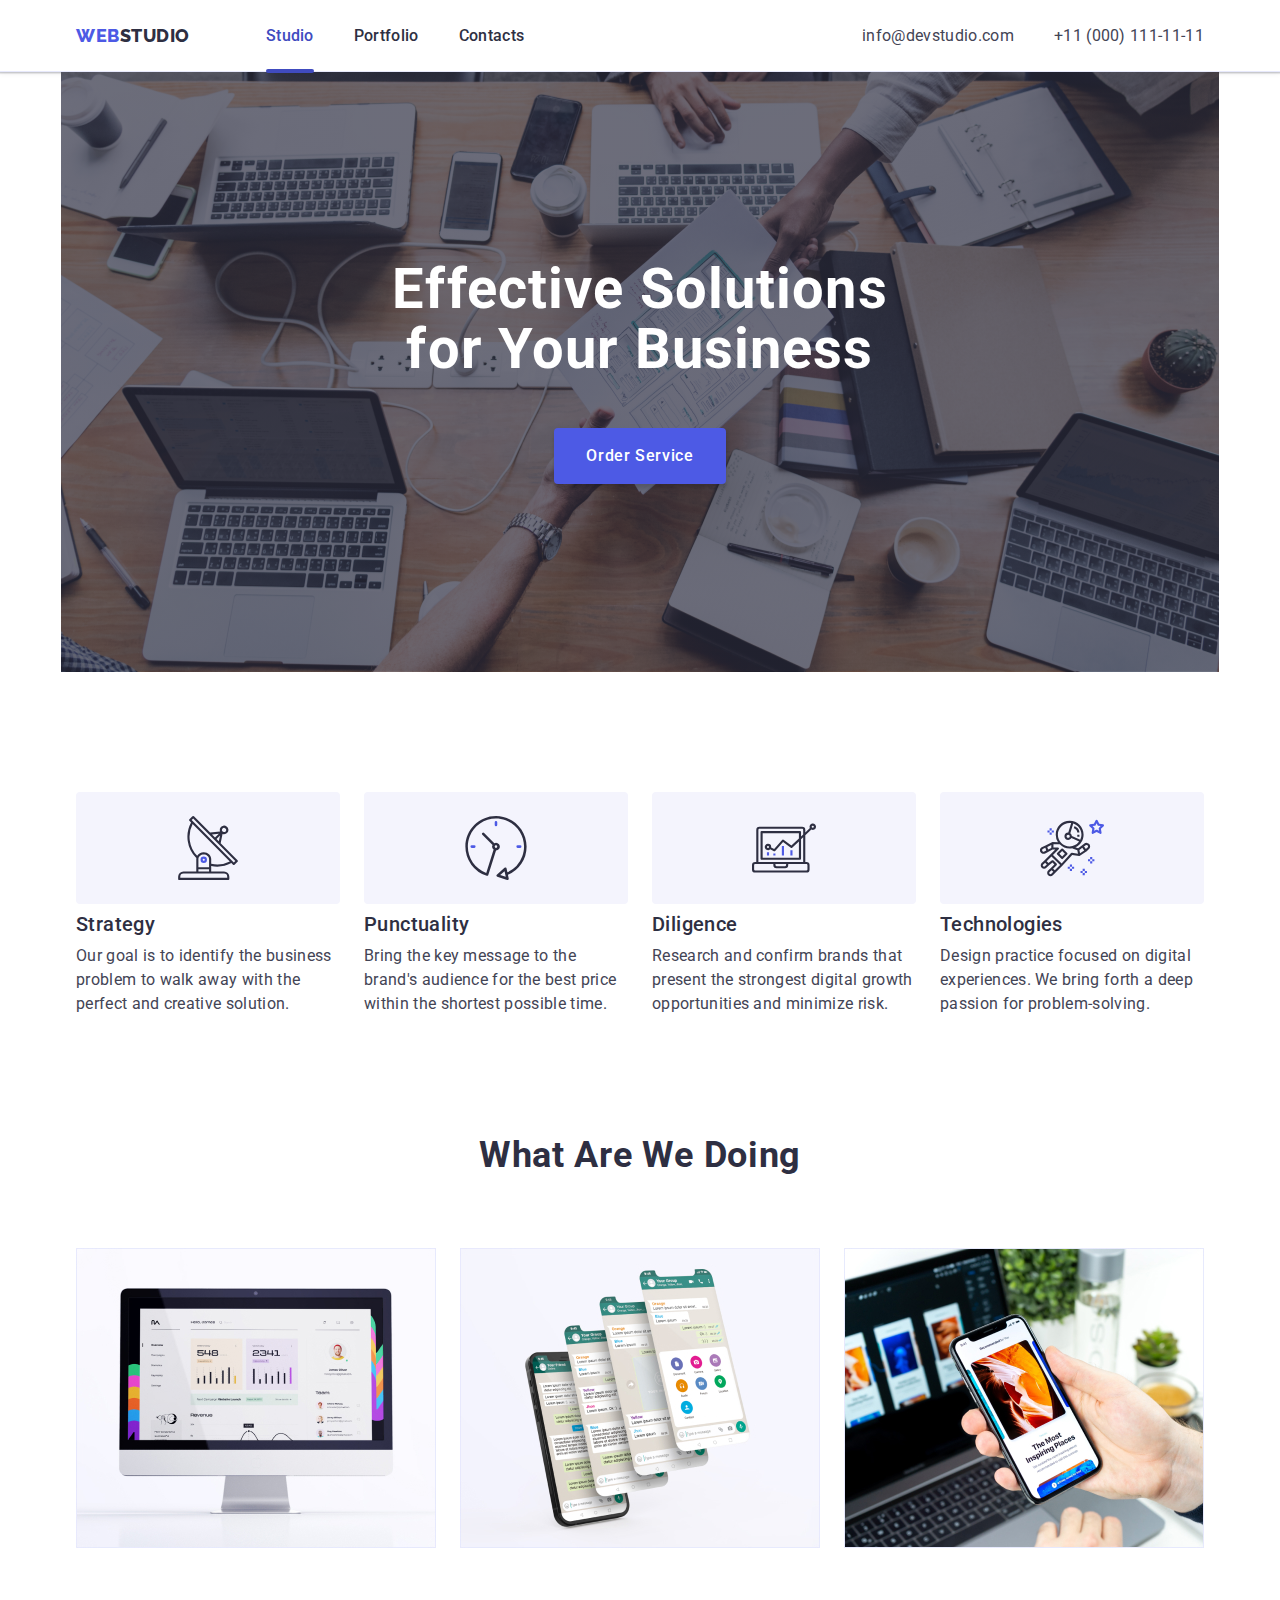
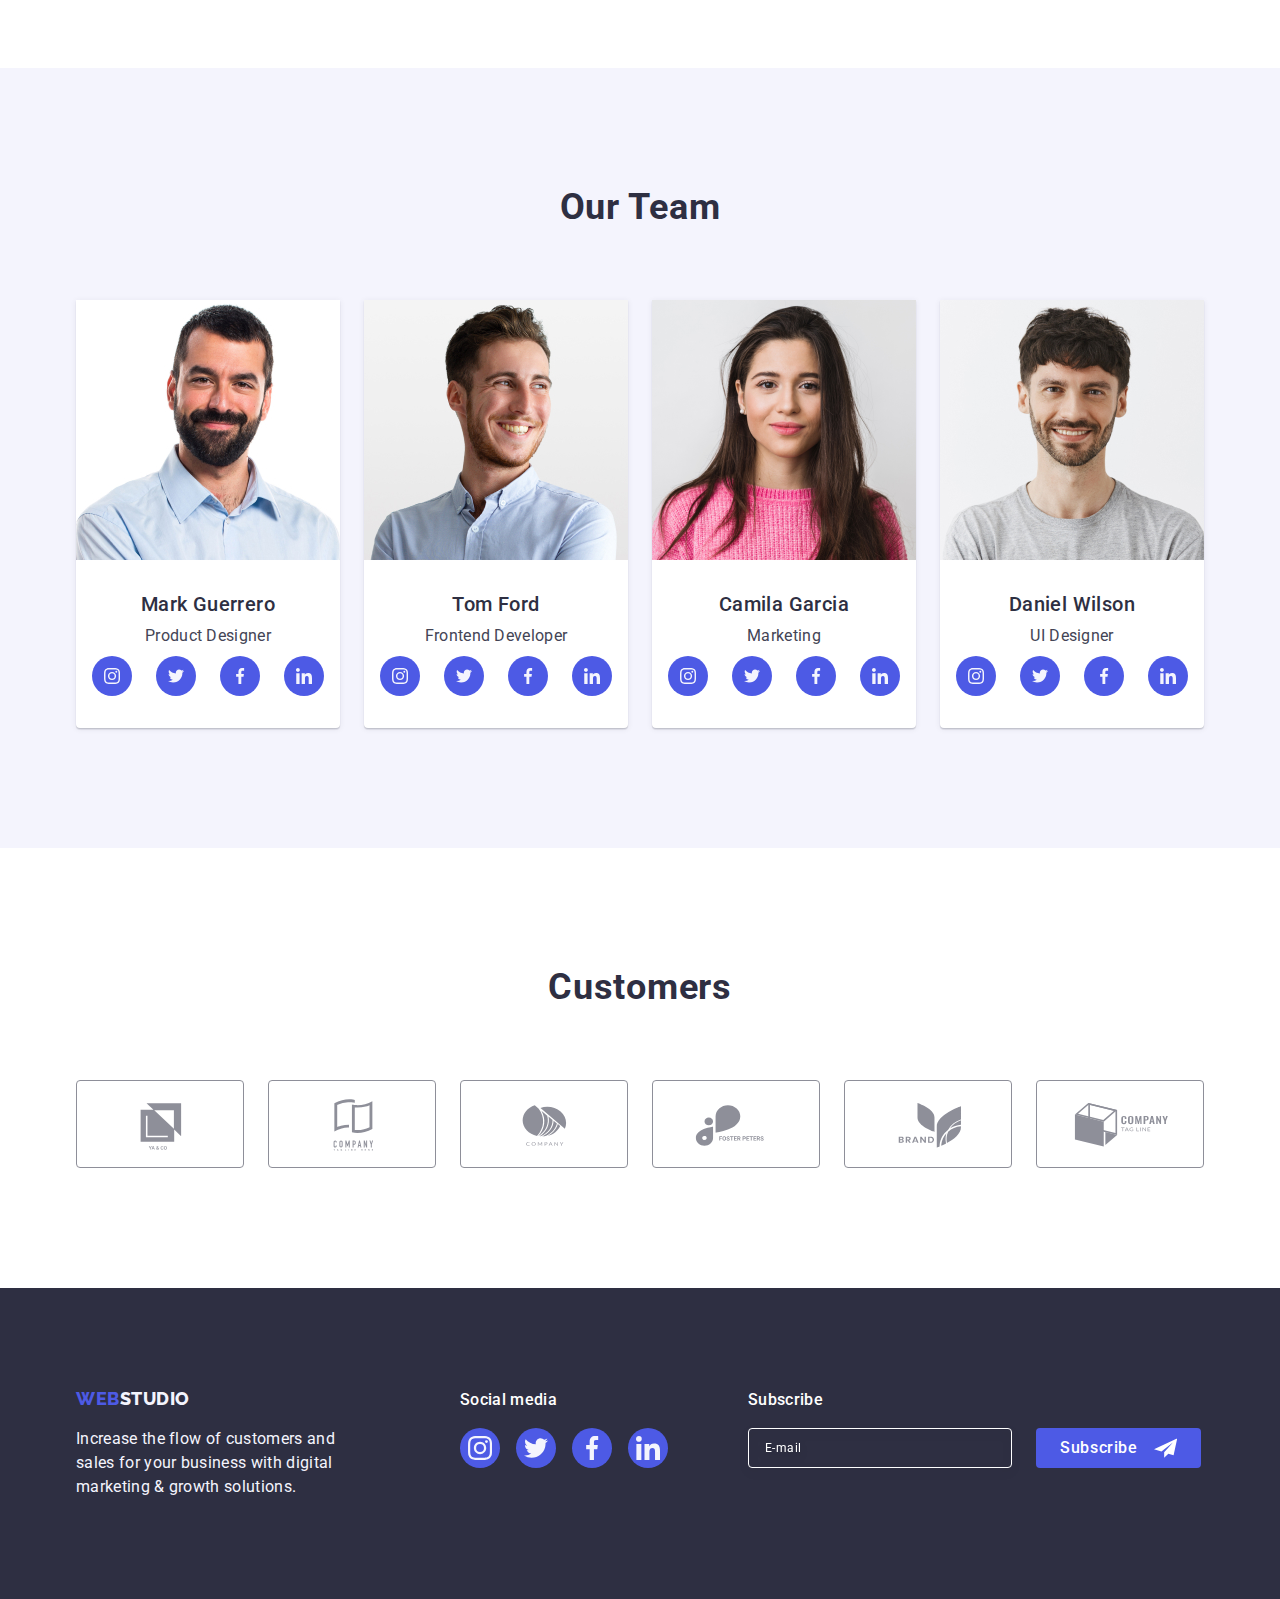
<file: index.html>
<!DOCTYPE html>
<html lang="en">
  <head>
    <meta charset="UTF-8" />
    <meta http-equiv="X-UA-Compatible" content="IE=edge" />
    <meta name="viewport" content="width=device-width, initial-scale=1.0" />
    <title>Webstudio</title>
    <link
      rel="stylesheet"
      href="https://cdn.jsdelivr.net/npm/modern-normalize@2.0.0/modern-normalize.min.css"
    />
    <link rel="preconnect" href="https://fonts.googleapis.com" />
    <link rel="preconnect" href="https://fonts.gstatic.com" crossorigin />
    <link
      href="https://fonts.googleapis.com/css2?family=Raleway:wght@800&family=Roboto:wght@400;500;700;900&display=swap"
      rel="stylesheet"
    />
    <link rel="stylesheet" href="./css/index.css" />
  </head>
  <body>
    <header class="header">
      <div class="container">
        <nav class="header-left">
          <a class="logo logo-accent link" href="./index.html"
            >Web<span class="logo">Studio</span></a
          >
          <ul class="header-navigation list">
            <li class="header-nav-item">
              <a href="./index.html" class="nav-link current link">Studio</a>
            </li>
            <li class="header-nav-item">
              <a href="./portfolio.html" class="nav-link link">Portfolio</a>
            </li>
            <li class="header-nav-item">
              <a href="" class="nav-link link">Contacts</a>
            </li>
          </ul>
        </nav>
        <button
          class="mobile-menu-open-btn"
          type="button"
          data-mobile-menu-open
        >
          <svg class="menu-open-btn-icon" width="32" height="22">
            <use href="./images/icons.svg#icon-menu"></use>
          </svg>
        </button>
        <address class="address">
          <ul class="header-address list">
            <li>
              <a href="mailto:info@devstudio.com" class="address-link link"
                >info@devstudio.com</a
              >
            </li>
            <li>
              <a href="tel:+110001111111" class="address-link link"
                >+11 (000) 111-11-11</a
              >
            </li>
          </ul>
        </address>
      </div>
    </header>

    <main>
      <section class="hero section">
        <div class="container">
          <h1 class="hero-title">Effective Solutions for Your Business</h1>
          <button type="button" class="hero-button" data-modal-open>
            Order Service
          </button>
        </div>
      </section>

      <section class="advantages section">
        <div class="container">
          <h2 class="visually-hidden">Our advantages</h2>
          <ul class="advantages-list list">
            <li class="advantage-item">
              <div class="advantage-icon-wrap">
                <svg class="icon" width="64" height="64">
                  <use href="./images/icons.svg#icon-antenna"></use>
                </svg>
              </div>
              <h3 class="advantage-title">Strategy</h3>
              <p class="advantage-description">
                Our goal is to identify the business problem to walk away with
                the perfect and creative solution.
              </p>
            </li>
            <li class="advantage-item">
              <div class="advantage-icon-wrap">
                <svg class="icon" width="64" height="64">
                  <use href="./images/icons.svg#icon-clock"></use>
                </svg>
              </div>
              <h3 class="advantage-title">Punctuality</h3>
              <p class="advantage-description">
                Bring the key message to the brand's audience for the best price
                within the shortest possible time.
              </p>
            </li>
            <li class="advantage-item">
              <div class="advantage-icon-wrap">
                <svg class="icon" width="64" height="64">
                  <use href="./images/icons.svg#icon-diagram"></use>
                </svg>
              </div>
              <h3 class="advantage-title">Diligence</h3>
              <p class="advantage-description">
                Research and confirm brands that present the strongest digital
                growth opportunities and minimize risk.
              </p>
            </li>
            <li class="advantage-item">
              <div class="advantage-icon-wrap">
                <svg class="icon" width="64" height="64">
                  <use href="./images/icons.svg#icon-astronaut"></use>
                </svg>
              </div>
              <h3 class="advantage-title">Technologies</h3>
              <p class="advantage-description">
                Design practice focused on digital experiences. We bring forth a
                deep passion for problem-solving.
              </p>
            </li>
          </ul>
        </div>
      </section>

      <section class="services section">
        <div class="container">
          <h2 class="services-title">What are we doing</h2>
          <ul class="services-list list">
            <li class="service-item">
              <img
                srcset="./images/services/service1@2x.jpg 2x"
                src="./images/services/service1.jpg"
                alt="design"
                width="360"
                loading="lazy"
              />
            </li>
            <li class="service-item">
              <img
                srcset="./images/services/service2@2x.jpg 2x"
                src="./images/services/service2.jpg"
                alt="applications"
                width="360"
                loading="lazy"
              />
            </li>
            <li class="service-item">
              <img
                srcset="./images/services/service3@2x.jpg 2x"
                src="./images/services/service3.jpg"
                alt="mobile"
                width="360"
                loading="lazy"
              />
            </li>
          </ul>
        </div>
      </section>

      <section class="team section">
        <div class="container">
          <h2 class="team-title">Our Team</h2>
          <ul class="team-list list">
            <li class="team-card">
              <img
                srcset="./images/team/1_mark_guerrero@2x.jpg 2x"
                src="./images/team/1_mark_guerrero.jpg"
                alt="Mark Guerrero"
                width="264"
                height="260"
                loading="lazy"
              />
              <div class="team-card-content">
                <h3 class="team-name">Mark Guerrero</h3>
                <p class="team-role">Product Designer</p>
                <ul class="team-social-list list">
                  <li class="team-social-list-item">
                    <a class="team-social-link" href="">
                      <svg class="icon" width="16" height="16">
                        <use href="./images/icons.svg#icon-instagram"></use>
                      </svg>
                    </a>
                  </li>
                  <li class="team-social-list-item">
                    <a class="team-social-link" href="">
                      <svg class="icon" width="16" height="16">
                        <use href="./images/icons.svg#icon-twitter"></use>
                      </svg>
                    </a>
                  </li>
                  <li class="team-social-list-item">
                    <a class="team-social-link" href="">
                      <svg class="icon" width="16" height="16">
                        <use href="./images/icons.svg#icon-facebook"></use>
                      </svg>
                    </a>
                  </li>
                  <li class="team-social-list-item">
                    <a class="team-social-link" href="">
                      <svg class="icon" width="16" height="16">
                        <use href="./images/icons.svg#icon-linkedin"></use>
                      </svg>
                    </a>
                  </li>
                </ul>
              </div>
            </li>
            <li class="team-card">
              <img
                srcset="./images/team/2_tom_ford@2x.jpg 2x"
                src="./images/team/2_tom_ford.jpg"
                alt="Tom Ford"
                width="264"
                height="260"
                loading="lazy"
              />
              <div class="team-card-content">
                <h3 class="team-name">Tom Ford</h3>
                <p class="team-role">Frontend Developer</p>
                <ul class="team-social-list list">
                  <li class="team-social-list-item">
                    <a class="team-social-link" href="">
                      <svg class="icon" width="16" height="16">
                        <use href="./images/icons.svg#icon-instagram"></use>
                      </svg>
                    </a>
                  </li>
                  <li class="team-social-list-item">
                    <a class="team-social-link" href="">
                      <svg class="icon" width="16" height="16">
                        <use href="./images/icons.svg#icon-twitter"></use>
                      </svg>
                    </a>
                  </li>
                  <li class="team-social-list-item">
                    <a class="team-social-link" href="">
                      <svg class="icon" width="16" height="16">
                        <use href="./images/icons.svg#icon-facebook"></use>
                      </svg>
                    </a>
                  </li>
                  <li class="team-social-list-item">
                    <a class="team-social-link" href="">
                      <svg class="icon" width="16" height="16">
                        <use href="./images/icons.svg#icon-linkedin"></use>
                      </svg>
                    </a>
                  </li>
                </ul>
              </div>
            </li>
            <li class="team-card">
              <img
                srcset="./images/team/3_camila_garcia@2x.jpg"
                src="./images/team/3_camila_garcia.jpg"
                alt="Camila Garcia"
                width="264"
                height="260"
                loading="lazy"
              />
              <div class="team-card-content">
                <h3 class="team-name">Camila Garcia</h3>
                <p class="team-role">Marketing</p>
                <ul class="team-social-list list">
                  <li class="team-social-list-item">
                    <a class="team-social-link" href="">
                      <svg class="icon" width="16" height="16">
                        <use href="./images/icons.svg#icon-instagram"></use>
                      </svg>
                    </a>
                  </li>
                  <li class="team-social-list-item">
                    <a class="team-social-link" href="">
                      <svg class="icon" width="16" height="16">
                        <use href="./images/icons.svg#icon-twitter"></use>
                      </svg>
                    </a>
                  </li>
                  <li class="team-social-list-item">
                    <a class="team-social-link" href="">
                      <svg class="icon" width="16" height="16">
                        <use href="./images/icons.svg#icon-facebook"></use>
                      </svg>
                    </a>
                  </li>
                  <li class="team-social-list-item">
                    <a class="team-social-link" href="">
                      <svg class="icon" width="16" height="16">
                        <use href="./images/icons.svg#icon-linkedin"></use>
                      </svg>
                    </a>
                  </li>
                </ul>
              </div>
            </li>
            <li class="team-card">
              <img
                srcset="./images/team/4_daniel_wilson@2x.jpg 2x"
                src="./images/team/4_daniel_wilson.jpg"
                alt="Daniel Wilson"
                width="264"
                height="260"
                loading="lazy"
              />
              <div class="team-card-content">
                <h3 class="team-name">Daniel Wilson</h3>
                <p class="team-role">UI Designer</p>
                <ul class="team-social-list list">
                  <li class="team-social-list-item">
                    <a class="team-social-link" href="">
                      <svg class="icon" width="16" height="16">
                        <use href="./images/icons.svg#icon-instagram"></use>
                      </svg>
                    </a>
                  </li>
                  <li class="team-social-list-item">
                    <a class="team-social-link" href="">
                      <svg class="icon" width="16" height="16">
                        <use href="./images/icons.svg#icon-twitter"></use>
                      </svg>
                    </a>
                  </li>
                  <li class="team-social-list-item">
                    <a class="team-social-link" href="">
                      <svg class="icon" width="16" height="16">
                        <use href="./images/icons.svg#icon-facebook"></use>
                      </svg>
                    </a>
                  </li>
                  <li class="team-social-list-item">
                    <a class="team-social-link" href="">
                      <svg class="icon" width="16" height="16">
                        <use href="./images/icons.svg#icon-linkedin"></use>
                      </svg>
                    </a>
                  </li>
                </ul>
              </div>
            </li>
          </ul>
        </div>
      </section>

      <section class="customers section">
        <div class="container">
          <h2 class="customers-title">Customers</h2>
          <ul class="customers-list list">
            <li class="customers-list-item">
              <a class="customer-link link" href="">
                <svg class="icon" width="104" height="56">
                  <use href="./images/icons.svg#icon-logo1"></use>
                </svg>
              </a>
            </li>
            <li class="customers-list-item">
              <a class="customer-link link" href="">
                <svg class="icon" width="104" height="56">
                  <use href="./images/icons.svg#icon-logo2"></use>
                </svg>
              </a>
            </li>
            <li class="customers-list-item">
              <a class="customer-link link" href="">
                <svg class="icon" width="104" height="56">
                  <use href="./images/icons.svg#icon-logo3"></use>
                </svg>
              </a>
            </li>
            <li class="customers-list-item">
              <a class="customer-link link" href="">
                <svg class="icon" width="104" height="56">
                  <use href="./images/icons.svg#icon-logo4"></use>
                </svg>
              </a>
            </li>
            <li class="customers-list-item">
              <a class="customer-link link" href="">
                <svg class="icon" width="104" height="56">
                  <use href="./images/icons.svg#icon-logo5"></use>
                </svg>
              </a>
            </li>
            <li class="customers-list-item">
              <a class="customer-link link" href="">
                <svg class="icon" width="104" height="56">
                  <use href="./images/icons.svg#icon-logo6"></use>
                </svg>
              </a>
            </li>
          </ul>
        </div>
      </section>
    </main>

    <footer class="footer">
      <div class="container">
        <div class="footer-logo-slogan-social">
          <div class="footer-logo-slogan">
            <a class="logo logo-accent link" href="./index.html"
              >Web<span class="logo logo-white">Studio</span></a
            >
            <p class="footer-slogan">
              Increase the flow of customers and sales for your business with
              digital marketing & growth solutions.
            </p>
          </div>
          <div class="footer-social-media">
            <p class="footer-social-title">Social media</p>
            <ul class="footer-social-list list">
              <li class="footer-social-list-item">
                <a class="footer-social-link link" href="">
                  <svg class="icon" width="24" height="24">
                    <use href="./images/icons.svg#icon-instagram"></use>
                  </svg>
                </a>
              </li>
              <li class="footer-social-list-item">
                <a class="footer-social-link link" href="">
                  <svg class="icon" width="24" height="24">
                    <use href="./images/icons.svg#icon-twitter"></use>
                  </svg>
                </a>
              </li>
              <li class="footer-social-list-item">
                <a class="footer-social-link link" href="">
                  <svg class="icon" width="24" height="24">
                    <use href="./images/icons.svg#icon-facebook"></use>
                  </svg>
                </a>
              </li>
              <li class="footer-social-list-item">
                <a class="footer-social-link link" href="">
                  <svg class="icon" width="24" height="24">
                    <use href="./images/icons.svg#icon-linkedin"></use>
                  </svg>
                </a>
              </li>
            </ul>
          </div>
        </div>
        <div class="footer-form-part">
          <p class="footer-cta-text">Subscribe</p>
          <form
            class="footer-form"
            action="subscribe"
            autocomplete="off"
            novalidate
          >
            <label for="subscribe-email" class="footer-form-label">
              <input
                type="email"
                name="subscribe-email"
                placeholder="E-mail"
                id="subscribe-email"
                class="footer-form-input"
              />
            </label>
            <button
              type="submit"
              class="footer-cta-button"
              id="footer-cta-button"
            >
              Subscribe
              <svg class="icon" width="24" height="24">
                <use href="./images/icons.svg#icon-send"></use>
              </svg>
            </button>
          </form>
        </div>
      </div>
    </footer>

    <div class="modal-backdrop is-hidden" data-modal>
      <div class="modal">
        <button class="modal-button" type="button" data-modal-close>
          <svg class="icon" width="8" height="8">
            <use href="./images/icons.svg#icon-close"></use>
          </svg>
        </button>

        <p class="modal-form-cta-text">
          Leave your contacts and we will call you back
        </p>

        <form action="contact" class="modal-form" autocomplete="off" novalidate>
          <div class="modal-form-field-wrap">
            <label class="modal-form-label" for="user-name"> Name </label>
            <div class="modal-form-input-wrap">
              <input
                class="modal-form-input"
                type="text"
                name="user-name"
                id="user-name"
                autofocus
              /><svg class="icon modal-form-input-icon" width="18" height="24">
                <use href="./images/icons.svg#icon-person"></use>
              </svg>
            </div>
          </div>

          <div class="modal-form-field-wrap">
            <label class="modal-form-label" for="telephone"> Phone </label>
            <div class="modal-form-input-wrap">
              <input
                class="modal-form-input"
                type="tel"
                name="telephone"
                id="telephone"
              />
              <svg class="icon modal-form-input-icon" width="18" height="24">
                <use href="./images/icons.svg#icon-phone"></use>
              </svg>
            </div>
          </div>

          <div class="modal-form-field-wrap">
            <label class="modal-form-label" for="email"> Email </label>
            <div class="modal-form-input-wrap">
              <input
                class="modal-form-input"
                type="email"
                name="email"
                id="email"
              />
              <svg class="icon modal-form-input-icon" width="18" height="24">
                <use href="./images/icons.svg#icon-email"></use>
              </svg>
            </div>
          </div>

          <div class="modal-form-field-wrap textarea">
            <label class="modal-form-label" for="user-comment"> Comment </label>
            <textarea
              name="user-comment"
              id="user-comment"
              cols="30"
              rows="10"
              placeholder="Text input"
              class="modal-form-input modal-form-textarea"
            ></textarea>
          </div>

          <div class="checkbox-wrap">
            <input
              type="checkbox"
              name="user-privacy"
              id="user-privacy"
              class="checkbox visually-hidden"
              value="true"
            />
            <label for="user-privacy" class="checkbox-agree-text">
              <span class="custom-checkbox">
                <svg class="custom-checkbox-icon" width="10" height="8">
                  <use href="./images/icons.svg#icon-checkbox"></use>
                </svg>
              </span>
              I accept the terms and conditions of the
              <a href="#" class="checkbox-agree-link link">Privacy Policy</a>
            </label>
          </div>

          <button class="modal-form-button" type="submit" id="modal-form-btn">
            Send
          </button>
        </form>
      </div>
    </div>

    <div class="mobile-menu is-hidden" data-mobile-menu>
      <button
        class="close-mobile-menu-btn"
        type="button"
        data-mobile-menu-close
      >
        <svg class="close-mobile-icon" width="8" height="8">
          <use href="./images/icons.svg#icon-close"></use>
        </svg>
      </button>

      <nav class="mobile-menu-navigation">
        <ul class="mobile-menu-navlist list">
          <li class="mobile-menu-nav-item">
            <a href="./index.html" class="mobile-nav-link current link"
              >Studio</a
            >
          </li>
          <li class="mobile-menu-nav-item">
            <a href="./portfolio.html" class="mobile-nav-link link"
              >Portfolio</a
            >
          </li>
          <li class="mobile-menu-nav-item">
            <a href="" class="mobile-nav-link link">Contacts</a>
          </li>
        </ul>
      </nav>
      <div class="mobile-menu-contacts">
        <address class="mobile-menu-address">
          <ul class="mobile-menu-address-list list">
            <li>
              <a href="tel:+110001111111" class="mobile-menu-telephone link"
                >+11 (000) 111-11-11</a
              >
            </li>
            <li>
              <a href="mailto:info@devstudio.com" class="mobile-menu-email link"
                >info@devstudio.com</a
              >
            </li>
          </ul>
        </address>
        <ul class="mobile-menu-social-list list">
          <li class="mobile-social-list-item">
            <a class="mobile-social-link" href="">
              <svg class="icon" width="16" height="16">
                <use href="./images/icons.svg#icon-instagram"></use>
              </svg>
            </a>
          </li>
          <li class="mobile-social-list-item">
            <a class="mobile-social-link" href="">
              <svg class="icon" width="16" height="16">
                <use href="./images/icons.svg#icon-twitter"></use>
              </svg>
            </a>
          </li>
          <li class="mobile-social-list-item">
            <a class="mobile-social-link" href="">
              <svg class="icon" width="16" height="16">
                <use href="./images/icons.svg#icon-facebook"></use>
              </svg>
            </a>
          </li>
          <li class="mobile-social-list-item">
            <a class="mobile-social-link" href="">
              <svg class="icon" width="16" height="16">
                <use href="./images/icons.svg#icon-linkedin"></use>
              </svg>
            </a>
          </li>
        </ul>
      </div>
    </div>

    <script src="./js/modal.js"></script>
    <script src="./js/mobile-menu.js"></script>
  </body>
</html>
</file>
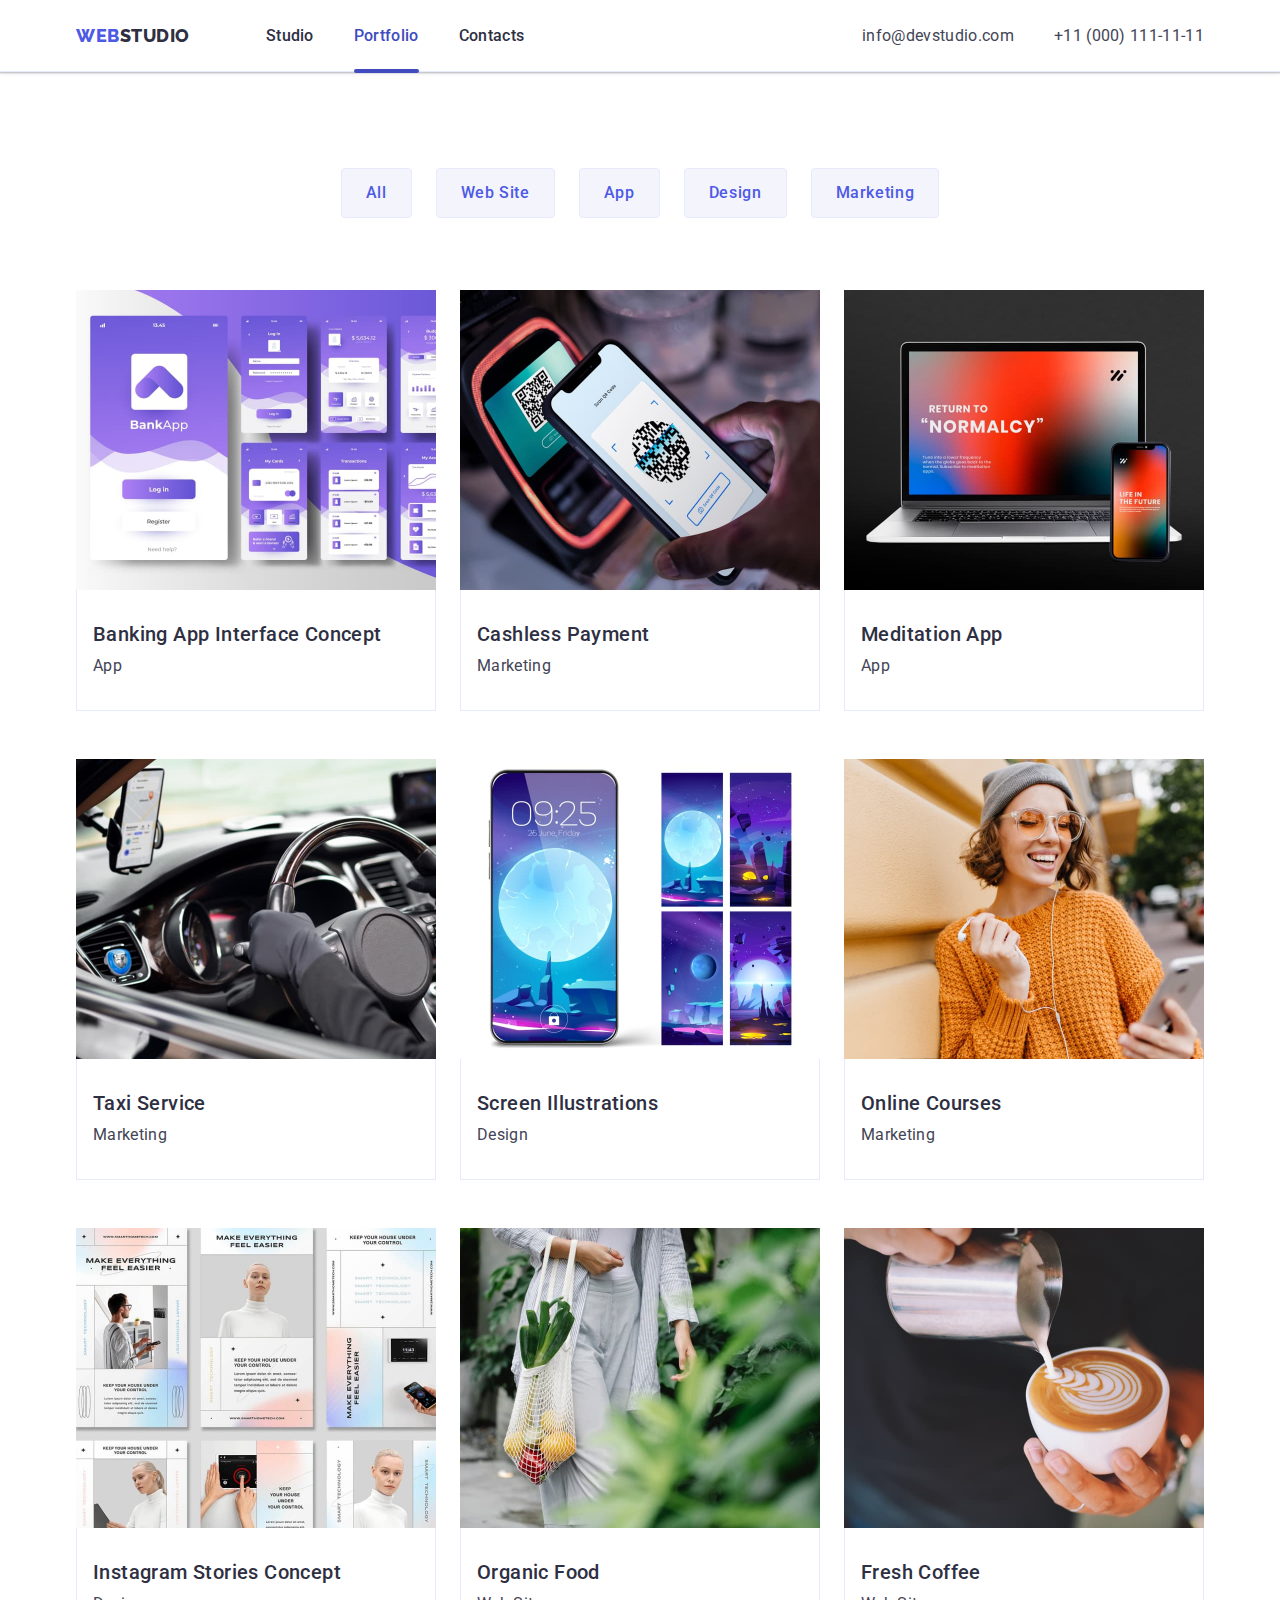
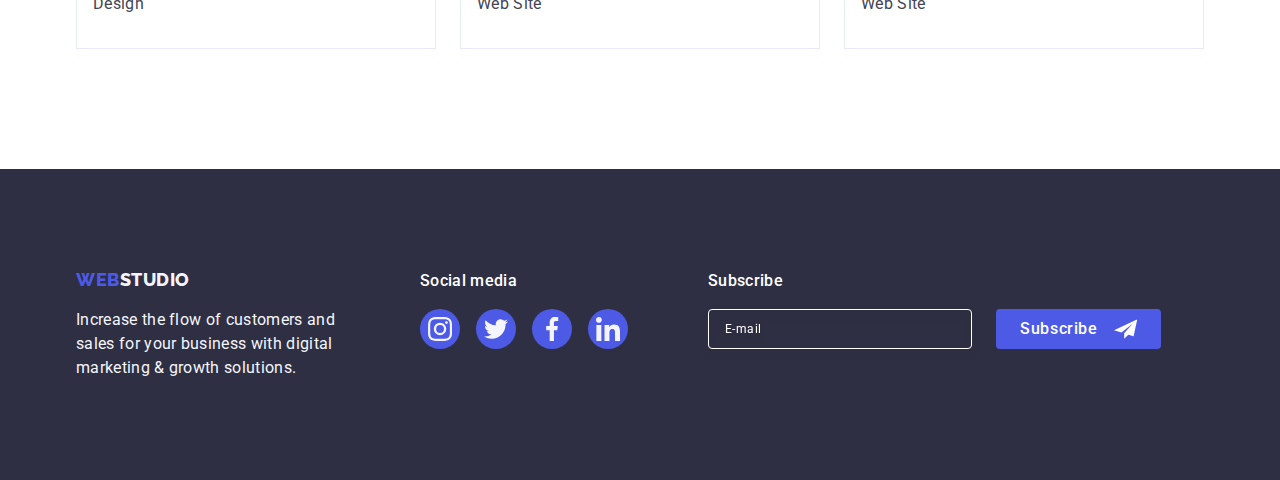
<file: portfolio.html>
<!DOCTYPE html>
<html lang="en">
  <head>
    <meta charset="UTF-8" />
    <meta http-equiv="X-UA-Compatible" content="IE=edge" />
    <meta name="viewport" content="width=device-width, initial-scale=1.0" />
    <title>Portfolio</title>
    <link
      rel="stylesheet"
      href="https://cdn.jsdelivr.net/npm/modern-normalize@2.0.0/modern-normalize.min.css"
    />
    <link rel="preconnect" href="https://fonts.googleapis.com" />
    <link rel="preconnect" href="https://fonts.gstatic.com" crossorigin />
    <link
      href="https://fonts.googleapis.com/css2?family=Raleway:wght@800&family=Roboto:wght@400;500;700;900&display=swap"
      rel="stylesheet"
    />
    <link rel="stylesheet" href="./css/index.css" />
  </head>
  <body>
    <header class="header">
      <div class="container">
        <nav class="header-left">
          <a class="logo logo-accent link" href="./index.html"
            >Web<span class="logo">Studio</span></a
          >
          <ul class="header-navigation list">
            <li class="header-nav-item">
              <a href="./index.html" class="nav-link link">Studio</a>
            </li>
            <li class="header-nav-item">
              <a href="./portfolio.html" class="nav-link current link"
                >Portfolio</a
              >
            </li>
            <li class="header-nav-item">
              <a href="" class="nav-link link">Contacts</a>
            </li>
          </ul>
        </nav>
        <address class="address">
          <ul class="header-address list">
            <li>
              <a href="mailto:info@devstudio.com" class="address-link link"
                >info@devstudio.com</a
              >
            </li>
            <li class="telephone">
              <a href="tel:+110001111111" class="address-link link"
                >+11 (000) 111-11-11</a
              >
            </li>
          </ul>
        </address>
      </div>
    </header>
    <main>
      <section class="portfolio-section section">
        <div class="container">
          <h1 class="portfolio-title visually-hidden">Portfolio</h1>

          <ul class="gallery-buttons list">
            <li><button type="button" class="gallery-button">All</button></li>
            <li>
              <button type="button" class="gallery-button">Web Site</button>
            </li>
            <li>
              <button type="button" class="gallery-button">App</button>
            </li>
            <li>
              <button type="button" class="gallery-button">Design</button>
            </li>
            <li>
              <button type="button" class="gallery-button">Marketing</button>
            </li>
          </ul>

          <ul class="gallery-cards list">
            <li class="gallery-card">
              <a href="" class="gallery-link link">
                <div class="gallery-image-overlay">
                  <img
                    src="./images/portfolio_gallery/1.jpg"
                    alt="Banking App"
                    width="360"
                    class="gallery-card-image"
                    loading="lazy"
                  />
                  <p class="overlay-description">
                    14 Stylish and User-Friendly App Design Concepts · Task
                    Manager App · Calorie Tracker App · Exotic Fruit Ecommerce
                    App · Cloud Storage App
                  </p>
                </div>

                <div class="gallery-card-content">
                  <h2 class="gallery-card-title">
                    Banking App Interface Concept
                  </h2>
                  <p class="gallery-card-desc">App</p>
                </div>
              </a>
            </li>

            <li class="gallery-card">
              <a href="" class="gallery-link link">
                <div class="gallery-image-overlay">
                  <img
                    src="./images/portfolio_gallery/2.jpg"
                    alt="Cashless Payment"
                    width="360"
                    class="gallery-card-image"
                    loading="lazy"
                  />
                  <p class="overlay-description">
                    14 Stylish and User-Friendly App Design Concepts · Task
                    Manager App · Calorie Tracker App · Exotic Fruit Ecommerce
                    App · Cloud Storage App
                  </p>
                </div>

                <div class="gallery-card-content">
                  <h2 class="gallery-card-title">Cashless Payment</h2>
                  <p class="gallery-card-desc">Marketing</p>
                </div>
              </a>
            </li>

            <li class="gallery-card">
              <a href="" class="gallery-link link">
                <div class="gallery-image-overlay">
                  <img
                    src="./images/portfolio_gallery/3.jpg"
                    alt="Meditation App"
                    width="360"
                    class="gallery-card-image"
                    loading="lazy"
                  />
                  <p class="overlay-description">
                    14 Stylish and User-Friendly App Design Concepts · Task
                    Manager App · Calorie Tracker App · Exotic Fruit Ecommerce
                    App · Cloud Storage App
                  </p>
                </div>

                <div class="gallery-card-content">
                  <h2 class="gallery-card-title">Meditation App</h2>
                  <p class="gallery-card-desc">App</p>
                </div>
              </a>
            </li>

            <li class="gallery-card">
              <a href="" class="gallery-link link">
                <div class="gallery-image-overlay">
                  <img
                    src="./images/portfolio_gallery/4.jpg"
                    alt="Taxi Service"
                    width="360"
                    class="gallery-card-image"
                    loading="lazy"
                  />
                  <p class="overlay-description">
                    14 Stylish and User-Friendly App Design Concepts · Task
                    Manager App · Calorie Tracker App · Exotic Fruit Ecommerce
                    App · Cloud Storage App
                  </p>
                </div>

                <div class="gallery-card-content">
                  <h2 class="gallery-card-title">Taxi Service</h2>
                  <p class="gallery-card-desc">Marketing</p>
                </div>
              </a>
            </li>

            <li class="gallery-card">
              <a href="" class="gallery-link link">
                <div class="gallery-image-overlay">
                  <img
                    src="./images/portfolio_gallery/5.jpg"
                    alt="Screen Illustrations"
                    width="360"
                    class="gallery-card-image"
                    loading="lazy"
                  />
                  <p class="overlay-description">
                    14 Stylish and User-Friendly App Design Concepts · Task
                    Manager App · Calorie Tracker App · Exotic Fruit Ecommerce
                    App · Cloud Storage App
                  </p>
                </div>

                <div class="gallery-card-content">
                  <h2 class="gallery-card-title">Screen Illustrations</h2>
                  <p class="gallery-card-desc">Design</p>
                </div>
              </a>
            </li>

            <li class="gallery-card">
              <a href="" class="gallery-link link">
                <div class="gallery-image-overlay">
                  <img
                    src="./images/portfolio_gallery/6.jpg"
                    alt="Online Courses"
                    width="360"
                    class="gallery-card-image"
                    loading="lazy"
                  />
                  <p class="overlay-description">
                    14 Stylish and User-Friendly App Design Concepts · Task
                    Manager App · Calorie Tracker App · Exotic Fruit Ecommerce
                    App · Cloud Storage App
                  </p>
                </div>

                <div class="gallery-card-content">
                  <h2 class="gallery-card-title">Online Courses</h2>
                  <p class="gallery-card-desc">Marketing</p>
                </div>
              </a>
            </li>

            <li class="gallery-card">
              <a href="" class="gallery-link link">
                <div class="gallery-image-overlay">
                  <img
                    src="./images/portfolio_gallery/7.jpg"
                    alt="Instagram Stories "
                    width="360"
                    class="gallery-card-image"
                    loading="lazy"
                  />
                  <p class="overlay-description">
                    14 Stylish and User-Friendly App Design Concepts · Task
                    Manager App · Calorie Tracker App · Exotic Fruit Ecommerce
                    App · Cloud Storage App
                  </p>
                </div>

                <div class="gallery-card-content">
                  <h2 class="gallery-card-title">Instagram Stories Concept</h2>
                  <p class="gallery-card-desc">Design</p>
                </div>
              </a>
            </li>

            <li class="gallery-card">
              <a href="" class="gallery-link link">
                <div class="gallery-image-overlay">
                  <img
                    src="./images/portfolio_gallery/8.jpg"
                    alt="Organic Food"
                    width="360"
                    class="gallery-card-image"
                    loading="lazy"
                  />
                  <p class="overlay-description">
                    14 Stylish and User-Friendly App Design Concepts · Task
                    Manager App · Calorie Tracker App · Exotic Fruit Ecommerce
                    App · Cloud Storage App
                  </p>
                </div>

                <div class="gallery-card-content">
                  <h2 class="gallery-card-title">Organic Food</h2>
                  <p class="gallery-card-desc">Web Site</p>
                </div>
              </a>
            </li>

            <li class="gallery-card">
              <a href="" class="gallery-link link">
                <div class="gallery-image-overlay">
                  <img
                    src="./images/portfolio_gallery/9.jpg"
                    alt="Fresh Coffee"
                    width="360"
                    class="gallery-card-image"
                    loading="lazy"
                  />
                  <p class="overlay-description">
                    14 Stylish and User-Friendly App Design Concepts · Task
                    Manager App · Calorie Tracker App · Exotic Fruit Ecommerce
                    App · Cloud Storage App
                  </p>
                </div>

                <div class="gallery-card-content">
                  <h2 class="gallery-card-title">Fresh Coffee</h2>
                  <p class="gallery-card-desc">Web Site</p>
                </div>
              </a>
            </li>
          </ul>
        </div>
      </section>
    </main>

    <footer class="footer">
      <div class="container">
        <div class="footer-left-part">
          <a class="logo logo-accent link" href="./index.html"
            >Web<span class="logo logo-white">Studio</span></a
          >
          <p class="footer-slogan">
            Increase the flow of customers and sales for your business with
            digital marketing & growth solutions.
          </p>
        </div>
        <div class="footer-social-media">
          <p class="footer-social-title">Social media</p>
          <ul class="footer-social-list list">
            <li class="footer-social-list-item">
              <a class="footer-social-link link" href="">
                <svg class="icon" width="24" height="24">
                  <use href="./images/icons.svg#icon-instagram"></use>
                </svg>
              </a>
            </li>
            <li class="footer-social-list-item">
              <a class="footer-social-link link" href="">
                <svg class="icon" width="24" height="24">
                  <use href="./images/icons.svg#icon-twitter"></use>
                </svg>
              </a>
            </li>
            <li class="footer-social-list-item">
              <a class="footer-social-link link" href="">
                <svg class="icon" width="24" height="24">
                  <use href="./images/icons.svg#icon-facebook"></use>
                </svg>
              </a>
            </li>
            <li class="footer-social-list-item">
              <a class="footer-social-link link" href="">
                <svg class="icon" width="24" height="24">
                  <use href="./images/icons.svg#icon-linkedin"></use>
                </svg>
              </a>
            </li>
          </ul>
        </div>

        <div class="footer-form-part">
          <p class="footer-cta-text">Subscribe</p>
          <form
            class="footer-form"
            action="subscribe"
            autocomplete="off"
            novalidate
          >
            <label for="subscribe-email" class="footer-form-label">
              <input
                type="email"
                name="subscribe-email"
                placeholder="E-mail"
                id="subscribe-email"
                class="footer-form-input"
              />
            </label>
            <button
              type="submit"
              class="footer-cta-button"
              id="footer-cta-button"
            >
              Subscribe
              <svg class="icon" width="24" height="24">
                <use href="./images/icons.svg#icon-send"></use>
              </svg>
            </button>
          </form>
        </div>
      </div>
    </footer>
  </body>
</html>
</file>
<file: css/index.css>
@import '../css/utils/variables.css';

@import '../css/base/common.css';
@import '../css/base/container.css';
@import '../css/base/section.css';

@import '../css/layout/header.css';
@import '../css/layout/hero.css';
@import '../css/layout/advantages.css';
@import '../css/layout/services.css';
@import '../css/layout/team.css';

@import '../css/layout/customers.css';
@import '../css/layout/footer.css';

@import '../css/layout/portfolio.css';

@import '../css/layout/modal.css';
@import '../css/layout/modalform.css';
@import '../css/layout/mobilemenu.css';
</file>
